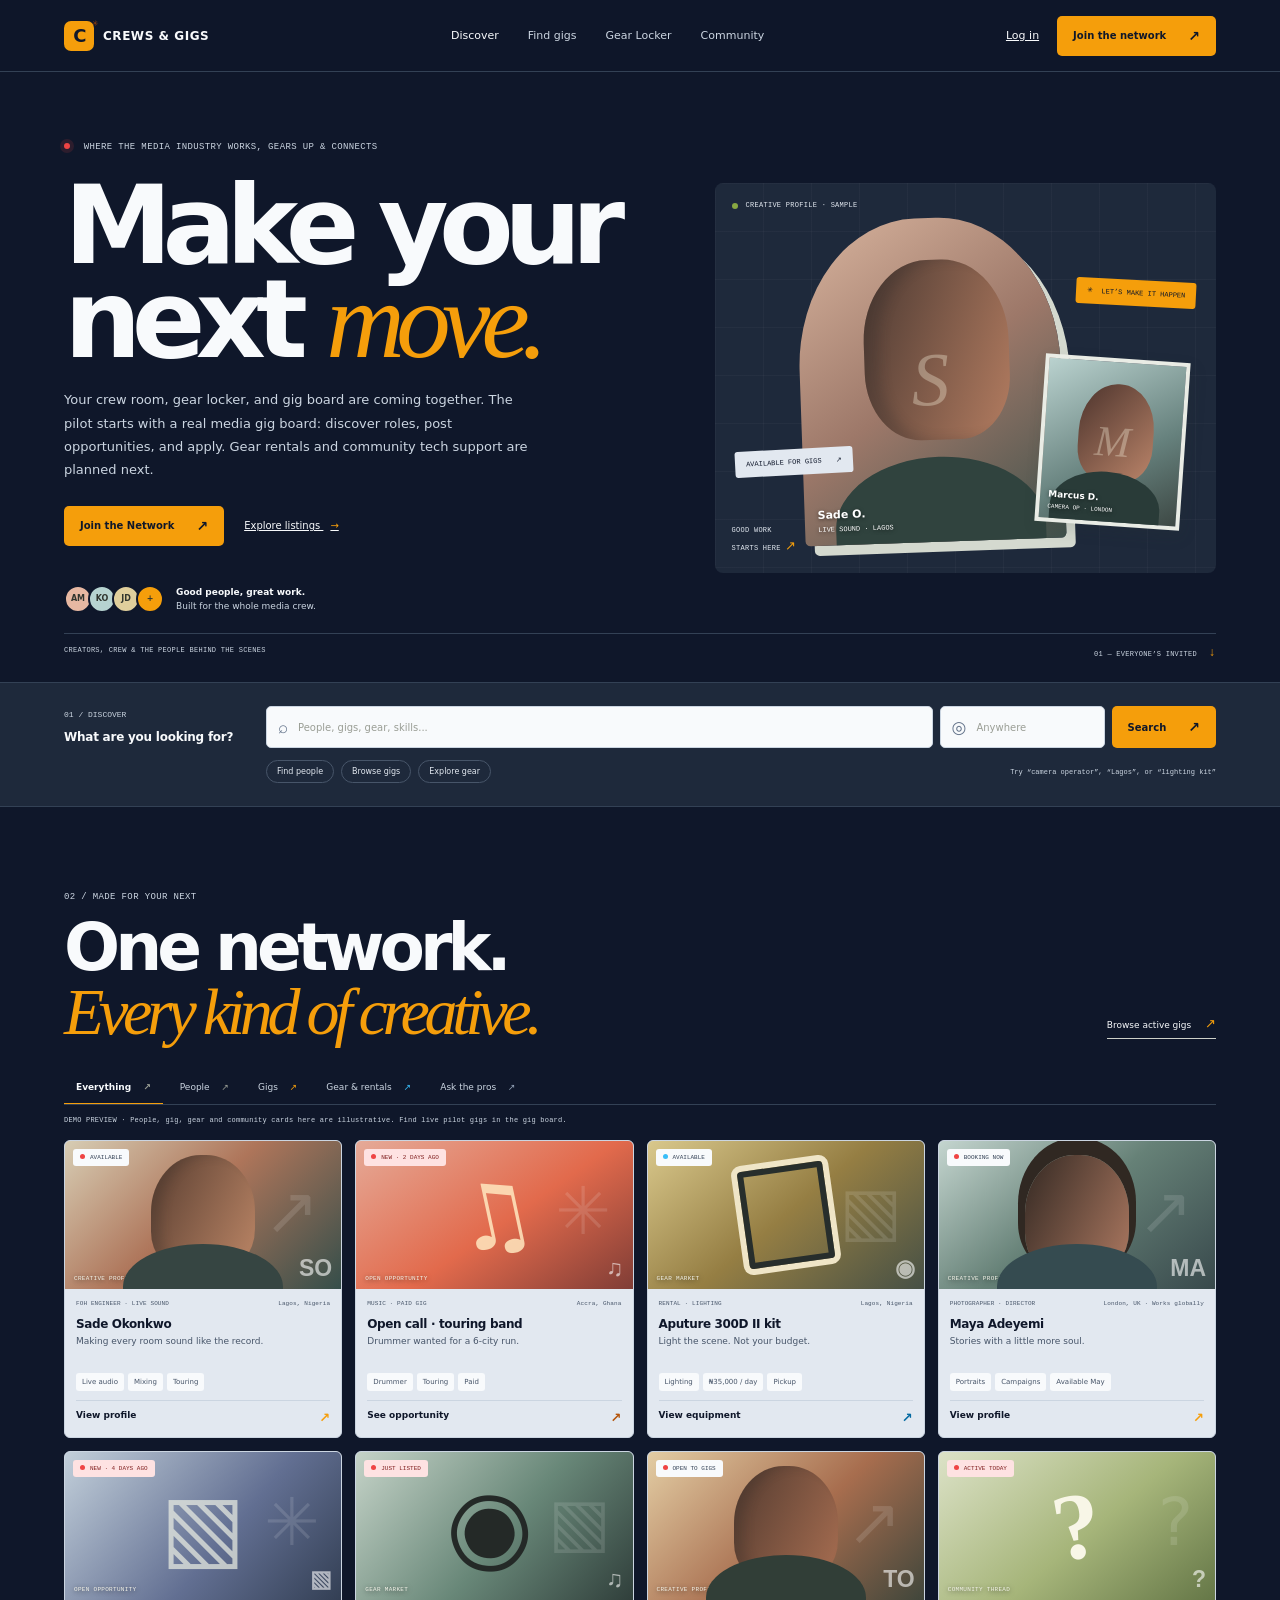
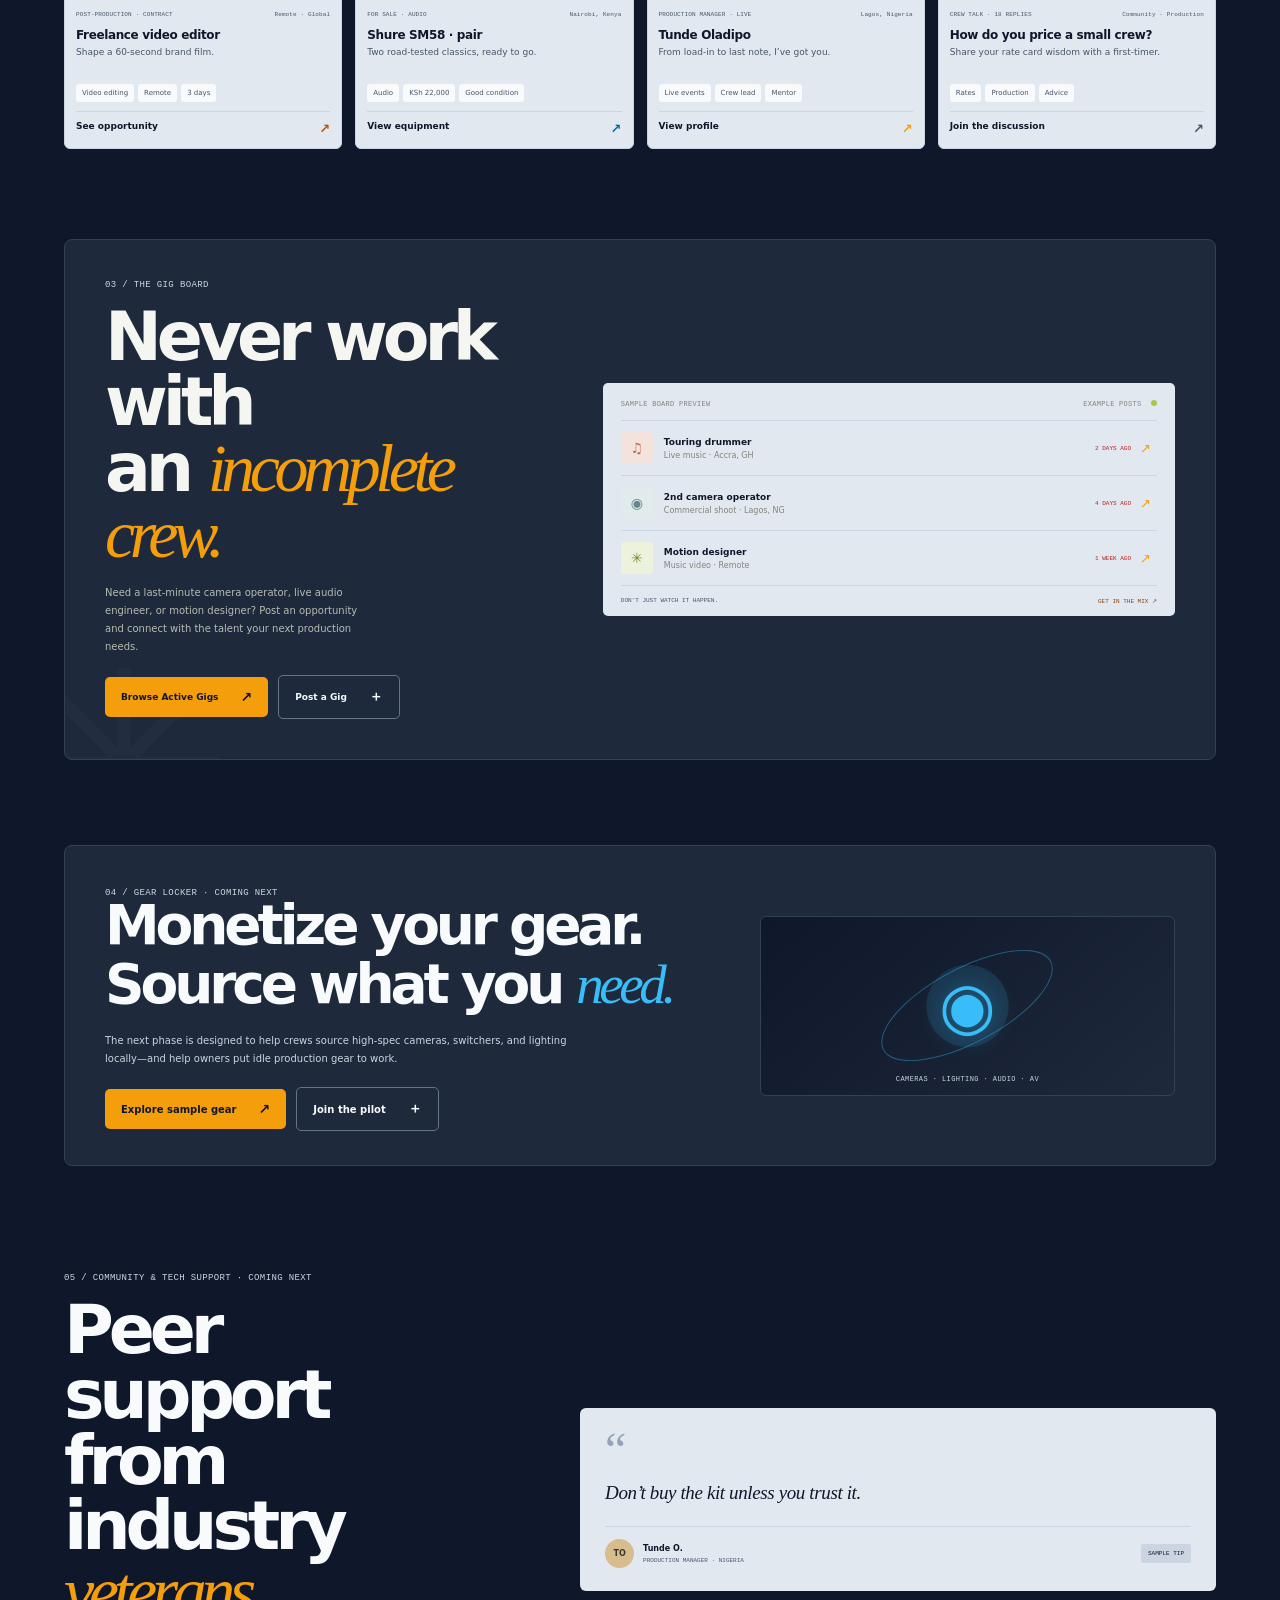
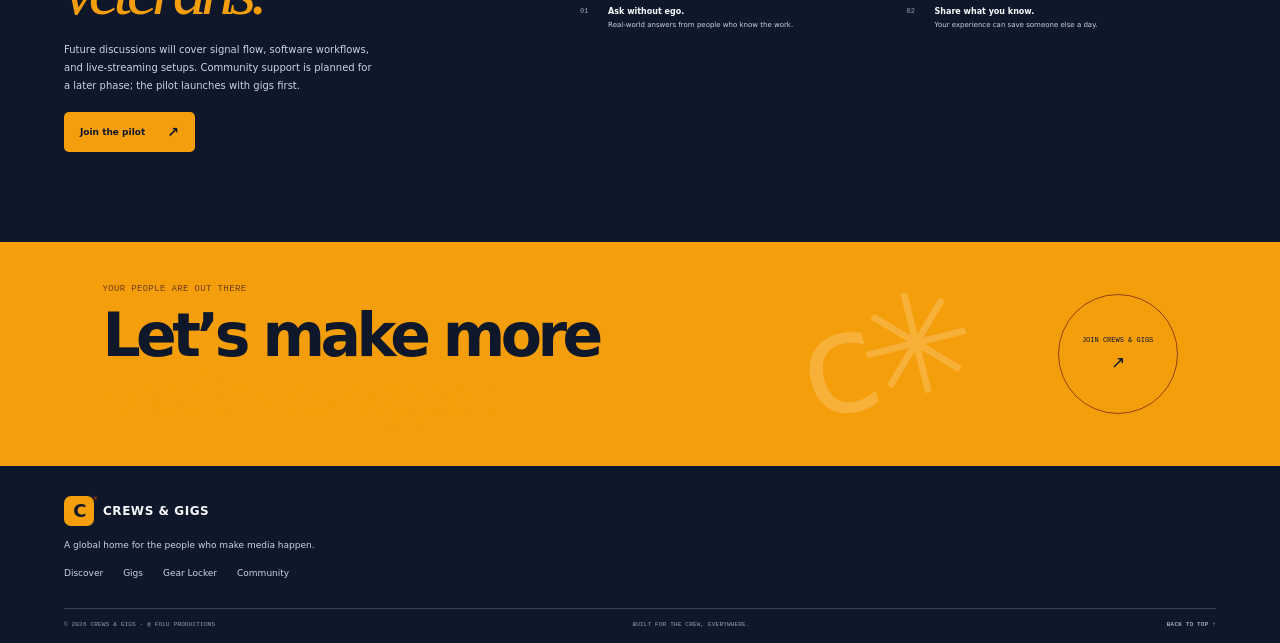
<file: index.html>
<!doctype html>
<html lang="en">
<head>
  <meta charset="utf-8"><meta name="viewport" content="width=device-width, initial-scale=1">
  <meta name="theme-color" content="#0F172A"><meta name="description" content="Crews &amp; Gigs is a global network for media professionals to meet collaborators, find gigs, trade equipment and share expertise.">
  <meta http-equiv="Content-Security-Policy" content="default-src 'self'; script-src 'self'; style-src 'self'; img-src 'self' data:; font-src 'self'; connect-src 'self'; object-src 'none'; base-uri 'self'; form-action 'self'">
  <title>Crews &amp; Gigs — Find your people. Make your next.</title>
  <link rel="stylesheet" href="styles.css">
</head>
<body>
  <a class="skip-link" href="#main">Skip to content</a>
  <header class="header"><a href="#home" class="brand" aria-label="Crews &amp; Gigs home"><span class="brand-symbol">C<span>✳</span></span><span class="brand-name">CREWS &amp; GIGS</span></a>
    <nav class="main-nav" aria-label="Main navigation"><a class="current" href="#discover">Discover</a><a href="/app">Find gigs</a><a href="#gear-locker">Gear Locker</a><a href="#community">Community</a></nav>
    <div class="header-actions"><a class="login-button" href="/app?signin=1">Log in</a><a class="button button-dark join-button" href="/app">Join the network <span>↗</span></a><button class="mobile-menu" aria-label="Open menu" aria-expanded="false"><span></span><span></span></button></div>
  </header>
  <main id="main">
    <section class="hero" id="home"><div class="hero-layout"><div class="hero-copy"><div class="eyebrow"><span class="live-dot"></span> WHERE THE MEDIA INDUSTRY WORKS, GEARS UP &amp; CONNECTS</div><h1>Make your<br>next <em>move.</em></h1><p class="hero-subtitle">Your crew room, gear locker, and gig board are coming together. The pilot starts with a real media gig board: discover roles, post opportunities, and apply. Gear rentals and community tech support are planned next.</p><div class="hero-actions"><a class="button button-lime" href="/app">Join the Network <span>↗</span></a><a class="text-button" href="#discover">Explore listings <span>→</span></a></div><div class="member-proof"><div class="avatar-stack"><span class="av av-one">AM</span><span class="av av-two">KO</span><span class="av av-three">JD</span><span class="av av-four">+</span></div><span><strong>Good people, great work.</strong><br>Built for the whole media crew.</span></div></div>
      <div class="hero-visual"><div class="visual-grid"></div><div class="visual-note note-top"><span class="note-dot"></span> CREATIVE PROFILE · SAMPLE</div><div class="hero-portrait portrait-main"><span class="portrait-initial">S</span><div class="portrait-caption"><b>Sade O.</b><small>LIVE SOUND · LAGOS</small></div></div><div class="hero-portrait portrait-small"><span class="portrait-initial">M</span><div class="portrait-caption"><b>Marcus D.</b><small>CAMERA OP · LONDON</small></div></div><div class="floating-tag tag-yellow">✳&nbsp; LET’S MAKE IT HAPPEN</div><div class="floating-tag tag-blue">AVAILABLE FOR GIGS <span>↗</span></div><div class="visual-note note-bottom">GOOD WORK<br>STARTS HERE <span>↗</span></div></div></div>
      <div class="hero-bottom"><span>CREATORS, CREW &amp; THE PEOPLE BEHIND THE SCENES</span><span>01 — EVERYONE’S INVITED <b>↓</b></span></div>
    </section>
    <section class="quick-search" id="discover"><div class="search-label"><span>01 / DISCOVER</span><b>What are you looking for?</b></div><form class="search-form" id="search-form"><label class="search-input"><span>⌕</span><input type="search" id="search" placeholder="People, gigs, gear, skills..." aria-label="Search the network"></label><label class="location-input"><span>◎</span><input id="location" type="text" placeholder="Anywhere" aria-label="Location"></label><button type="submit" class="button button-dark">Search <span>↗</span></button></form><div class="search-shortcuts"><button data-set-filter="people">Find people</button><button data-set-filter="gigs">Browse gigs</button><button data-set-filter="gear">Explore gear</button><span>Try “camera operator”, “Lagos”, or “lighting kit”</span></div></section>
    <section class="discover section-wrap"><div class="section-heading"><div><span class="section-index">02 / MADE FOR YOUR NEXT</span><h2>One network.<br><em>Every kind of creative.</em></h2></div><a class="all-link" href="/app">Browse active gigs <span>↗</span></a></div>
      <div class="category-row" id="marketplace" role="group" aria-label="Browse network categories"><button class="category active" aria-pressed="true" data-category="all">Everything <span>↗</span></button><button class="category" aria-pressed="false" data-category="people">People <span>↗</span></button><button class="category" aria-pressed="false" data-category="gigs">Gigs <span>↗</span></button><button class="category" aria-pressed="false" data-category="gear">Gear &amp; rentals <span>↗</span></button><button class="category" aria-pressed="false" data-category="help">Ask the pros <span>↗</span></button></div>
      <p class="sr-only" id="results-status" aria-live="polite" aria-atomic="true"></p><p class="sample-note">DEMO PREVIEW · People, gig, gear and community cards here are illustrative. Find live pilot gigs in the gig board.</p><div class="listing-grid" id="listing-grid"></div><div class="no-results" id="no-results" hidden><span>✳</span><h3>No matches just yet.</h3><p>Try another search or explore all of the network.</p><button class="button button-dark" id="reset-search">Show everything</button></div>
    </section>
    <section class="opportunities section-wrap" id="opportunities"><div class="opportunity-banner"><div class="opportunity-copy"><span class="section-index">03 / THE GIG BOARD</span><h2>Never work with<br>an <em>incomplete crew.</em></h2><p>Need a last-minute camera operator, live audio engineer, or motion designer? Post an opportunity and connect with the talent your next production needs.</p><div class="feature-actions"><a class="button button-lime" href="/app">Browse Active Gigs <span>↗</span></a><button class="button button-outline" data-open="post">Post a Gig <span>＋</span></button></div></div><div class="gig-board"><div class="board-head"><span>SAMPLE BOARD PREVIEW</span><span>EXAMPLE POSTS <i></i></span></div><a class="gig-row" href="/app"><span class="gig-icon icon-coral">♫</span><span><b>Touring drummer</b><small>Live music · Accra, GH</small></span><span class="gig-date">2 DAYS AGO</span><span class="gig-arrow">↗</span></a><a class="gig-row" href="/app"><span class="gig-icon icon-blue">◉</span><span><b>2nd camera operator</b><small>Commercial shoot · Lagos, NG</small></span><span class="gig-date">4 DAYS AGO</span><span class="gig-arrow">↗</span></a><a class="gig-row" href="/app"><span class="gig-icon icon-lime">✳</span><span><b>Motion designer</b><small>Music video · Remote</small></span><span class="gig-date">1 WEEK AGO</span><span class="gig-arrow">↗</span></a><div class="board-footer"><span>DON’T JUST WATCH IT HAPPEN.</span><a href="/app">GET IN THE MIX ↗</a></div></div></div></section>
    <section class="gear-locker section-wrap" id="gear-locker"><div class="gear-locker-copy"><span class="section-index">04 / GEAR LOCKER · COMING NEXT</span><h2>Monetize your gear.<br>Source what you <em>need.</em></h2><p>The next phase is designed to help crews source high-spec cameras, switchers, and lighting locally—and help owners put idle production gear to work.</p><div class="feature-actions"><a class="button button-lime" href="#discover" data-set-filter="gear">Explore sample gear <span>↗</span></a><button class="button button-outline" data-open="join">Join the pilot <span>＋</span></button></div></div><div class="gear-locker-aside" aria-hidden="true"><span class="gear-orbit"></span><span class="gear-glyph">◉</span><span class="gear-aside-label">CAMERAS · LIGHTING · AUDIO · AV</span></div></section>
    <section class="community section-wrap" id="community"><div class="community-left"><span class="section-index">05 / COMMUNITY &amp; TECH SUPPORT · COMING NEXT</span><h2>Peer support<br>from industry<br><em>veterans.</em></h2><p>Future discussions will cover signal flow, software workflows, and live-streaming setups. Community support is planned for a later phase; the pilot launches with gigs first.</p><button class="button button-dark" data-open="join">Join the pilot <span>↗</span></button></div><div class="community-right"><article class="quote-card"><div class="quote-mark">“</div><blockquote>Don’t buy the kit unless you trust it.</blockquote><div class="quote-person"><span class="avatar quote-avatar">TO</span><span><b>Tunde O.</b><small>PRODUCTION MANAGER · NIGERIA</small></span><span class="pro-badge">SAMPLE TIP</span></div></article><div class="community-perks"><div><span>01</span><b>Ask without ego.</b><small>Real-world answers from people who know the work.</small></div><div><span>02</span><b>Share what you know.</b><small>Your experience can save someone else a day.</small></div></div></div></section>
    <section class="join-band"><div><span class="section-index">YOUR PEOPLE ARE OUT THERE</span><h2>Let’s make more<br><em>good things happen.</em></h2></div><button class="join-round" data-open="join" aria-label="Join Crews &amp; Gigs">JOIN CREWS &amp; GIGS <span>↗</span></button><div class="join-decoration" aria-hidden="true">c✳</div></section>
  </main>
  <footer class="footer"><a href="#home" class="brand"><span class="brand-symbol">C<span>✳</span></span><span class="brand-name">CREWS &amp; GIGS</span></a><p>A global home for the people who make media happen.</p><nav aria-label="Footer navigation"><a href="#discover">Discover</a><a href="/app">Gigs</a><a href="#gear-locker">Gear Locker</a><a href="#community">Community</a></nav><div class="footer-bottom"><span>© <span id="year"></span> CREWS &amp; GIGS · @ FOLU PRODUCTIONS</span><span>BUILT FOR THE CREW, EVERYWHERE.</span><a href="#home">BACK TO TOP ↑</a></div></footer>

  <script src="script.js" defer></script>
</body></html>
</file>
<file: styles.css>
/* Crews & Gigs — minimal, responsive design system */
:root{--bg:#0F172A;--surface:#E2E8F0;--ink:#F8FAFC;--muted:#94A3B8;--line:#334155;--accent:#F59E0B;--accent-hover:#D97706;--alert:#EF4444;--dark:#1E293B;--radius:8px;--sans:Inter,ui-sans-serif,system-ui,-apple-system,BlinkMacSystemFont,"Segoe UI",sans-serif;--mono:ui-monospace,SFMono-Regular,Menlo,monospace}*{box-sizing:border-box}.sr-only{position:absolute;width:1px;height:1px;padding:0;margin:-1px;overflow:hidden;clip:rect(0,0,0,0);white-space:nowrap;border:0}html{scroll-behavior:smooth}body{margin:0;background:var(--bg);color:var(--ink);font-family:var(--sans);-webkit-font-smoothing:antialiased}button,input,select{font:inherit}button,a{-webkit-tap-highlight-color:transparent}a{color:inherit}.skip-link{position:absolute;top:-50px;left:16px;z-index:30;padding:10px 14px;background:var(--accent);border-radius:4px}.skip-link:focus{top:12px}.header{height:72px;padding:0 max(5vw,24px);display:flex;align-items:center;justify-content:space-between;border-bottom:1px solid var(--line);background:rgba(248,249,246,.92);position:sticky;top:0;z-index:10;backdrop-filter:blur(12px)}.brand{display:flex;align-items:center;gap:9px;text-decoration:none}.brand-symbol{height:30px;width:30px;background:var(--accent);border-radius:7px;display:grid;place-items:center;font-size:18px;font-weight:750;letter-spacing:-.1em;position:relative}.brand-symbol span{position:absolute;right:-3px;top:-2px;font-size:8px;color:#607d28}.brand-name{font-size:12px;font-weight:800;letter-spacing:.045em}.brand-name span{display:block;font:8px var(--mono);color:var(--muted);letter-spacing:.08em}.main-nav{display:flex;gap:29px}.main-nav a{text-decoration:none;font-size:11px;color:#686e64;transition:color .2s}.main-nav a:hover,.main-nav a.current{color:var(--ink)}.header-actions{display:flex;align-items:center;gap:18px}.login-button,.text-button{border:0;background:transparent;color:var(--ink);font-size:11px;cursor:pointer}.button{border:0;border-radius:5px;padding:12px 16px;display:inline-flex;align-items:center;justify-content:center;gap:22px;text-decoration:none;font-size:10px;font-weight:650;cursor:pointer;transition:background .2s,transform .2s}.button:hover{transform:translateY(-1px)}.button-dark{background:var(--dark);color:white}.button-dark:hover{background:#2c372d}.button-lime{background:var(--accent);color:var(--ink)}.button-lime:hover{background:#b9e94c}.button span{font-size:14px}.mobile-menu{display:none;border:0;background:none;padding:8px}.mobile-menu span{width:20px;height:1px;background:var(--ink);display:block;margin:4px}
.hero{max-width:1360px;margin:auto;padding:50px max(5vw,24px) 22px}.hero-layout{display:grid;grid-template-columns:1fr .88fr;align-items:center;gap:7%;min-height:475px}.hero-copy{padding:20px 0}.eyebrow,.section-index{font:9px var(--mono);letter-spacing:.04em;color:#7e837a}.live-dot{display:inline-block;width:6px;height:6px;border-radius:50%;background:#90b94a;margin-right:8px;box-shadow:0 0 0 4px #90b94a1c}.hero h1{font-size:clamp(68px,8.5vw,112px);letter-spacing:-.09em;line-height:.86;margin:27px 0 21px;font-weight:650}.hero h1 em,.section-heading h2 em,.opportunity-copy h2 em,.community h2 em,.join-band h2 em,.modal h2 em{font-family:Georgia,serif;font-weight:400;letter-spacing:-.08em}.hero h1 em{color:#718b39}.hero-copy>p{font-size:13px;color:#696e65;line-height:1.8;max-width:390px;margin:0}.hero-actions{display:flex;align-items:center;gap:20px;margin-top:24px}.hero-actions .button{font-size:10px}.text-button{padding:8px 0;font-size:10px}.text-button span{color:#768e3e;margin-left:7px}.member-proof{display:flex;align-items:center;gap:12px;margin-top:39px;color:#7a7e75;font-size:9px;line-height:1.6}.member-proof strong{color:#3f443c;font-size:9px}.avatar-stack{display:flex;padding-left:4px}.av,.avatar{width:28px;height:28px;border-radius:50%;display:grid;place-items:center;border:2px solid var(--bg);font-size:8px;font-weight:700;color:#30352e;margin-left:-4px}.av-one{background:#e7b8a2}.av-two{background:#b6d3d0}.av-three{background:#e0cf9c}.av-four{background:var(--accent)}.hero-visual{height:390px;position:relative;overflow:hidden;background:#e9ece5;border-radius:var(--radius)}.visual-grid{position:absolute;inset:0;background-image:linear-gradient(#fff5 1px,transparent 1px),linear-gradient(90deg,#fff5 1px,transparent 1px);background-size:48px 48px;opacity:.45}.hero-portrait{position:absolute;overflow:hidden;display:flex;align-items:center;justify-content:center}.portrait-main{left:17%;top:9%;width:52%;height:83%;background:linear-gradient(145deg,#d8b49e,#9d7869 50%,#40514b);border-radius:46% 46% 5px 5px;transform:rotate(-2deg);box-shadow:9px 10px 0 #d4d9cf}.portrait-main:before{content:'';position:absolute;width:145px;height:180px;background:linear-gradient(110deg,#4b3932,#b37c60);border-radius:45% 45% 35% 38%;top:13%;left:25%;box-shadow:inset 15px 0 12px #2a28273a}.portrait-main:after{content:'';position:absolute;width:210px;height:140px;background:#30433e;border-radius:50% 50% 0 0;bottom:-17%;left:12%}.portrait-initial{position:absolute;z-index:1;font:italic 76px Georgia;color:#fff7d9;opacity:.32;mix-blend-mode:screen}.portrait-caption{position:absolute;z-index:2;bottom:12px;left:13px;color:white;text-shadow:0 1px 4px #0008}.portrait-caption b,.portrait-caption small{display:block}.portrait-caption b{font-size:11px}.portrait-caption small{font:7px var(--mono);margin-top:4px}.portrait-small{right:6%;bottom:12%;width:29%;height:43%;background:linear-gradient(150deg,#bad2cf,#66817d 60%,#3d4844);border:4px solid #e9ece5;box-shadow:3px 6px 15px #27342d25;transform:rotate(4deg)}.portrait-small:before{content:'';position:absolute;width:75px;height:97px;background:linear-gradient(130deg,#4d342d,#ba8469);border-radius:50% 47% 36% 34%;top:14%;left:25%}.portrait-small:after{content:'';position:absolute;width:110px;height:74px;background:#293b38;border-radius:55% 55% 0 0;bottom:-15%;left:7%}.portrait-small .portrait-initial{font-size:43px}.portrait-small .portrait-caption{left:8px;bottom:8px}.portrait-small .portrait-caption b{font-size:9px}.portrait-small .portrait-caption small{font-size:6px}.visual-note{position:absolute;font:7px/1.65 var(--mono);letter-spacing:.04em;color:#60675d}.note-top{top:17px;left:17px;display:flex;align-items:center;gap:8px}.note-dot{width:6px;height:6px;border-radius:50%;background:#88a842}.note-bottom{bottom:15px;left:17px}.note-bottom span{color:#718738;font-size:13px}.floating-tag{position:absolute;z-index:3;font:7px var(--mono);border-radius:3px}.tag-yellow{top:25%;right:4%;background:var(--accent);padding:9px 11px;transform:rotate(3deg)}.tag-blue{bottom:25%;left:4%;background:#e4eeeb;padding:9px 11px;transform:rotate(-3deg)}.tag-blue span{margin-left:10px}.hero-bottom{border-top:1px solid var(--line);padding-top:12px;display:flex;justify-content:space-between;font:7px var(--mono);letter-spacing:.04em;color:#7c8178}.hero-bottom b{font-size:12px;color:#788e42;margin-left:7px}
.quick-search{background:#eef0eb;border-block:1px solid #e6e8e1;padding:23px max(5vw,24px);display:grid;grid-template-columns:180px 1fr;gap:12px 22px;align-items:center}.search-label span{font:8px var(--mono);color:#858a80;display:block;margin-bottom:7px}.search-label b{font-size:12px;letter-spacing:-.02em}.search-form{display:flex;gap:7px}.search-input,.location-input{display:flex;align-items:center;background:var(--surface);border:1px solid #e3e6de;border-radius:5px;padding:0 11px;gap:8px;min-width:0}.search-input{flex:1}.location-input{width:165px}.search-input>span,.location-input>span{font-size:17px;color:#858a80}.search-input input,.location-input input{border:0;background:transparent;outline:0;width:100%;font-size:10px;height:40px;color:var(--ink)}.search-input input::placeholder,.location-input input::placeholder{color:#9a9e95}.search-shortcuts{grid-column:2;display:flex;align-items:center;gap:7px}.search-shortcuts button{border:1px solid #dfe2da;background:transparent;border-radius:20px;padding:6px 10px;color:#5d6259;font-size:8px;cursor:pointer}.search-shortcuts button:hover{background:var(--accent);border-color:var(--accent)}.search-shortcuts>span{font:7px var(--mono);color:#8b9086;margin-left:auto}
.section-wrap{width:min(1280px,calc(100% - 10%));margin-inline:auto}.discover{padding-top:85px;padding-bottom:90px}.section-heading{display:flex;align-items:flex-end;justify-content:space-between;margin-bottom:29px}.section-heading .section-index,.opportunity-copy .section-index,.community .section-index{display:block;margin-bottom:14px}.section-heading h2,.opportunity-copy h2,.community h2,.join-band h2{font-size:clamp(40px,5.4vw,66px);line-height:.96;letter-spacing:-.075em;margin:0;font-weight:620}.section-heading h2 em{color:#718b39}.section-heading>p{font-size:10px;color:#797e74;line-height:1.7}.all-link{font-size:9px;text-decoration:none;border-bottom:1px solid #cdd0c8;padding-bottom:7px;margin-bottom:4px}.all-link span{color:#788e42;margin-left:11px;font-size:13px}.category-row{display:flex;gap:5px;border-bottom:1px solid var(--line);margin-bottom:19px;overflow-x:auto}.category{border:0;background:transparent;color:#757a70;font-size:9px;padding:10px 12px 12px;cursor:pointer;white-space:nowrap;position:relative}.category span{margin-left:9px;color:#999d94}.category.active{color:var(--ink);font-weight:700}.category.active:after{content:'';height:2px;position:absolute;bottom:-1px;left:0;right:0;background:#9eba4a}.sample-note{margin:-8px 0 16px;font:7px var(--mono);letter-spacing:.03em;color:#858a80}.listing-grid{display:grid;grid-template-columns:repeat(4,minmax(0,1fr));gap:13px}.listing-card{background:var(--surface);border:1px solid #e8eae4;border-radius:6px;overflow:hidden;transition:transform .2s,border-color .2s}.listing-card:hover{transform:translateY(-2px);border-color:#d5dec7}.listing-art{height:148px;position:relative;overflow:hidden;display:grid;place-items:center}.person-sade{background:linear-gradient(135deg,#d7cdb4,#ae755a 46%,#354e4a)}.person-maya{background:linear-gradient(140deg,#c4d5cf,#668177 48%,#38494c)}.person-tunde{background:linear-gradient(135deg,#e3cda4,#a76d4e 54%,#40463b)}.person-sade:before,.person-maya:before,.person-tunde:before{content:'';position:absolute;width:104px;height:119px;top:14px;border-radius:48% 47% 38% 36%;background:linear-gradient(115deg,#593e31,#bc8666);box-shadow:inset 10px 0 11px #2d272239}.person-sade:after,.person-maya:after,.person-tunde:after{content:'';position:absolute;width:160px;height:85px;bottom:-40px;border-radius:50% 50% 0 0;background:#364542}.person-maya:before{height:122px;background:linear-gradient(115deg,#342923,#ad7961);box-shadow:0 -10px 0 7px #302822}.person-maya:after{background:#354b50}.person-tunde:before{background:linear-gradient(115deg,#533b30,#a86e51)}.person-tunde:after{background:#313e37}.listing-status{position:absolute;left:8px;top:8px;background:#ffffffed;border-radius:3px;padding:5px 7px;font:6px var(--mono);color:#60645a}.listing-status i{display:inline-block;width:5px;height:5px;border-radius:50%;background:#8bac40;margin-right:5px}.listing-art-label{position:absolute;bottom:7px;left:9px;color:#f3f3e9;font:6px var(--mono);letter-spacing:.05em;text-shadow:0 1px 5px #0009}.listing-monogram{position:absolute;right:9px;bottom:7px;color:#fff9;font:bold 23px Arial}.art-symbol{font-size:66px;color:#ffffff20;position:absolute;right:22px;top:32px}.gig-tour{background:linear-gradient(145deg,#e5aa98,#e26a4c 54%,#803d36)}.gig-tour:after{content:'♫';position:absolute;font-size:90px;color:#ffe8c0;opacity:.85;transform:rotate(-12deg)}.gig-edit{background:linear-gradient(130deg,#c2cfda,#626f92 58%,#333f54)}.gig-edit:after{content:'▧';position:absolute;font-size:90px;color:#edf0e4;opacity:.7}.gear-light{background:linear-gradient(140deg,#d9c88c,#957e43 50%,#465045)}.gear-light:after{content:'';position:absolute;width:74px;height:86px;border:6px solid #272e2c;border-radius:4px;box-shadow:0 0 0 6px #efe5c7;transform:rotate(-8deg)}.gear-mic{background:linear-gradient(130deg,#c5d3c8,#688778 54%,#303f3b)}.gear-mic:after{content:'◉';position:absolute;font-size:100px;color:#242927;transform:rotate(35deg)}.help-card{background:linear-gradient(140deg,#dce2c7,#a6b57a 54%,#657747)}.help-card:after{content:'?';font:bold 95px Georgia;color:#f8f6e7;transform:rotate(-10deg)}.listing-body{padding:11px 11px 12px}.listing-kicker{display:flex;justify-content:space-between;gap:4px;font:6px var(--mono);color:#8b8e83;letter-spacing:.02em}.listing-kicker span:last-child{text-align:right}.listing-body h3{font-size:12px;letter-spacing:-.03em;margin:10px 0 4px}.listing-body>p{min-height:29px;margin:0;font-size:9px;color:#74786f;line-height:1.5}.listing-tags{display:flex;gap:4px;flex-wrap:wrap;margin:9px 0}.listing-tags span{background:#f2f4ef;border-radius:3px;padding:5px 6px;font-size:7px;color:#666a61}.listing-action{border:0;border-top:1px solid #eff0eb;background:transparent;width:100%;padding:9px 0 0;text-align:left;font-size:9px;font-weight:650;cursor:pointer;display:flex;justify-content:space-between}.listing-action span{color:#839a43;font-size:13px}.listing-card[hidden],.listing-grid[hidden]{display:none}.no-results{text-align:center;padding:50px 15px}.no-results>span{font-size:32px;color:#8da83c}.no-results h3{font-size:19px}.no-results p{color:#777;font-size:11px;margin-bottom:19px}
.opportunities{padding-bottom:85px}.opportunity-banner{background:#1c241d;color:#f5f6f1;padding:40px;display:grid;grid-template-columns:.85fr 1.15fr;gap:7%;align-items:center;border-radius:8px;position:relative;overflow:hidden}.opportunity-banner:before{content:'✳';position:absolute;font-size:260px;color:#ffffff05;left:-50px;bottom:-160px}.opportunity-copy{position:relative;z-index:1}.opportunity-copy .section-index{color:#b6baaa}.opportunity-copy h2{font-size:clamp(45px,5.5vw,68px)}.opportunity-copy h2 em{color:var(--accent)}.opportunity-copy>p{font-size:10px;line-height:1.8;color:#b8bcb2;max-width:270px;margin:17px 0 19px}.opportunity-copy .button{font-size:9px}.gig-board{background:#f9faf7;color:#24261f;padding:17px 18px 0;position:relative;z-index:1;border-radius:5px}.board-head{display:flex;justify-content:space-between;padding-bottom:12px;font:7px var(--mono);color:#81847a;letter-spacing:.04em}.board-head i{display:inline-block;width:6px;height:6px;background:#a5c74d;border-radius:50%;margin-left:5px}.gig-row{display:grid;grid-template-columns:34px 1fr auto 17px;align-items:center;gap:9px;padding:11px 0;border-top:1px solid #e9ebe5;text-decoration:none}.gig-icon{width:32px;height:32px;display:grid;place-items:center;border-radius:4px;font-size:14px}.icon-coral{background:#f3e3dc;color:#bd674f}.icon-blue{background:#e1ebeb;color:#63878a}.icon-lime{background:#edf2dc;color:#748b3b}.gig-row b,.gig-row small{display:block}.gig-row b{font-size:9px;margin-bottom:4px}.gig-row small{font-size:8px;color:#81847a}.gig-date{font:6px var(--mono);color:#8e9187}.gig-arrow{font-size:13px;color:#879e42}.board-footer{display:flex;justify-content:space-between;border-top:1px solid #e9ebe5;padding:11px 0;font:6px var(--mono);color:#85877d}.board-footer a{text-decoration:none;color:#586a32}.community{padding-top:25px;padding-bottom:90px;display:grid;grid-template-columns:.8fr 1.2fr;gap:8%;align-items:center}.community h2{font-size:clamp(44px,5.6vw,68px)}.community h2 em{color:#718b39}.community-left>p{font-size:10px;color:#77796f;line-height:1.8;max-width:310px;margin:17px 0}.community-left .button{font-size:9px}.community-right{padding-top:13px}.quote-card{background:#eef0eb;padding:23px 25px;border-radius:6px}.quote-mark{font:48px Georgia;color:#9bb34f;line-height:.8}.quote-card blockquote{font:italic 19px/1.35 Georgia,serif;letter-spacing:-.02em;margin:11px 0 20px;max-width:500px}.quote-person{display:flex;align-items:center;gap:9px;border-top:1px solid #dfe2da;padding-top:12px}.quote-avatar{margin:0;background:#d7bd8d;color:#34372f;border:0;width:29px;height:29px}.quote-person b,.quote-person small{display:block}.quote-person b{font-size:8px}.quote-person small{font:6px var(--mono);color:#77796f;margin-top:4px}.pro-badge{margin-left:auto;font:6px var(--mono);background:var(--accent);padding:6px 7px;border-radius:2px}.community-perks{display:grid;grid-template-columns:1fr 1fr;gap:17px;margin-top:16px}.community-perks div{display:grid;grid-template-columns:24px 1fr;gap:4px}.community-perks span{font:7px var(--mono);color:#8a9e50;grid-row:span 2}.community-perks b{font-size:8px}.community-perks small{font-size:7px;color:#7a7c73;line-height:1.5}.join-band{padding:42px 8%;background:var(--accent);display:flex;align-items:center;justify-content:space-between;position:relative;overflow:hidden}.join-band .section-index{display:block;margin-bottom:13px;color:#64733a}.join-band h2{font-size:clamp(40px,5vw,60px)}.join-band h2 em{color:#627735}.join-round{position:relative;z-index:1;border:1px solid #849c45;background:transparent;border-radius:50%;width:120px;height:120px;font:7px var(--mono);cursor:pointer;transition:.2s}.join-round span{display:block;font-size:17px;margin-top:8px}.join-round:hover{background:#20221e;color:white;transform:rotate(-6deg)}.join-decoration{position:absolute;right:25%;font-size:140px;letter-spacing:-.12em;color:#ffffff36;transform:rotate(-14deg)}.footer{padding:30px 5% 15px;background:var(--bg)}.footer>p{font-size:9px;color:#77796f;margin:14px 0}.footer nav{display:flex;gap:20px;margin:18px 0 30px}.footer nav a{font-size:9px;text-decoration:none;color:#65685e}.footer nav a:hover{color:#718836}.footer-bottom{display:flex;justify-content:space-between;border-top:1px solid var(--line);padding-top:12px;font:6px var(--mono);letter-spacing:.03em;color:#85877d}.footer-bottom a{text-decoration:none;color:#66695f}
.modal{border:0;padding:0;width:min(470px,calc(100% - 30px));background:#f9faf7;color:#22241f;box-shadow:0 20px 80px #151a1644;border-radius:8px;max-height:calc(100% - 30px)}.modal::backdrop{background:#151a1699;backdrop-filter:blur(3px)}.modal-close-form{position:absolute;right:12px;top:12px;z-index:1}.modal-close{border:0;background:#eceee8;border-radius:50%;width:30px;height:30px;font-size:19px;cursor:pointer}.modal-content{padding:34px}.modal-content>.section-index{font-size:7px}.modal h2{font-size:51px;letter-spacing:-.08em;line-height:.9;margin:20px 0 10px}.modal h2 em{color:#7e943e}.modal-description{font-size:10px;color:#73766d;line-height:1.6;margin:0 0 21px}.modal-content label{display:block;font-size:8px;font-weight:650;margin-bottom:12px}.modal-content input,.modal-content select{display:block;margin-top:6px;width:100%;height:39px;background:white;border:1px solid #e1e4dc;border-radius:4px;padding:0 10px;font-size:10px;color:#262821;outline-color:#9bb848}.modal-submit{width:100%;justify-content:space-between;margin-top:4px}.form-note{display:block;font-size:7px;color:#888a81;text-align:center;margin-top:11px}.success-message{text-align:center;padding:12px 0 0}.success-message>span{font-size:32px;color:#8da743}.success-message h3{font-size:21px;margin:10px 0}.success-message p{font-size:9px;color:#77796f;line-height:1.7;margin-bottom:18px}.success-message .button{margin:auto}
@media(max-width:900px){.header{padding-inline:24px}.main-nav{gap:18px}.header-actions{gap:12px}.hero{padding-inline:24px}.hero-layout{gap:5%}.hero h1{font-size:clamp(65px,9vw,92px)}.hero-visual{height:350px}.section-wrap{width:calc(100% - 48px)}.quick-search{padding-inline:24px;grid-template-columns:150px 1fr}.listing-grid{grid-template-columns:repeat(2,minmax(0,1fr))}.listing-art{height:175px}.opportunity-banner{padding:32px;gap:5%}.community{gap:5%}}
@media(max-width:640px){.header{height:64px;padding:0 16px}.brand-symbol{height:28px;width:28px}.brand-name{font-size:11px}.main-nav{display:none;position:absolute;left:0;right:0;top:63px;background:var(--bg);padding:12px 18px;box-shadow:0 10px 20px #2221;flex-direction:column;gap:0}.main-nav.nav-open{display:flex}.main-nav a{padding:13px 2px;border-bottom:1px solid var(--line);font-size:12px}.header-actions{margin-left:auto;margin-right:5px}.login-button{font-size:9px}.join-button{font-size:8px;padding:9px 10px;gap:8px}.mobile-menu{display:block}.hero{padding:27px 18px 16px}.hero-layout{display:flex;flex-direction:column;align-items:stretch;gap:22px;min-height:0}.hero-copy{padding:11px 0 0}.eyebrow{font-size:7px}.hero h1{font-size:clamp(66px,15vw,90px);margin:21px 0 17px}.hero-copy>p{font-size:11px;max-width:330px}.hero-actions{gap:12px;margin-top:18px}.hero-actions .button{font-size:8px;padding:11px}.text-button{font-size:8px}.member-proof{margin-top:19px}.hero-visual{height:285px}.portrait-main{left:19%;width:50%;height:81%}.portrait-main:before{transform:scale(.84);transform-origin:top center}.portrait-small{width:31%;height:43%}.tag-yellow{right:3%;font-size:6px}.tag-blue{left:3%;font-size:6px}.hero-bottom{font-size:6px;margin-top:14px}.hero-bottom span:first-child{max-width:60%}.quick-search{padding:20px 17px;display:block}.search-label{margin-bottom:10px}.search-label b{font-size:11px}.search-form{display:grid;grid-template-columns:1fr 100px;gap:6px}.search-input{grid-column:1/-1}.search-input input,.location-input input{height:38px}.location-input{width:auto}.search-form>.button{font-size:9px}.search-shortcuts{margin-top:10px;overflow:auto}.search-shortcuts>span{display:none}.search-shortcuts button{white-space:nowrap;font-size:7px}.section-wrap{width:calc(100% - 36px)}.discover{padding-top:63px;padding-bottom:69px}.section-heading{display:block;margin-bottom:21px}.section-heading h2,.opportunity-copy h2,.community h2{font-size:46px}.section-heading>p{font-size:9px;margin:12px 0}.all-link{display:inline-block;font-size:8px}.category-row{gap:1px;margin-right:-18px}.category{padding:9px 8px 11px;font-size:8px}.category span{margin-left:5px}.listing-grid{grid-template-columns:1fr 1fr;gap:8px}.listing-art{height:120px}.listing-body{padding:8px}.listing-kicker{font-size:5.5px;flex-direction:column;gap:3px}.listing-kicker span:last-child{text-align:left}.listing-body h3{font-size:10px;margin:9px 0 4px}.listing-body>p{font-size:7px;min-height:32px}.listing-tags{gap:3px;margin:7px 0}.listing-tags span{font-size:6px;padding:4px}.listing-status{top:5px;left:5px;font-size:5px;padding:4px 5px}.listing-art-label{font-size:5px;left:6px}.listing-monogram{font-size:18px;right:6px}.listing-action{font-size:7px;padding-top:7px}.opportunities{padding-bottom:64px}.opportunity-banner{padding:24px 16px;display:block}.opportunity-copy>p{font-size:8px;margin:12px 0}.opportunity-copy .button{font-size:8px;padding:10px}.gig-board{padding:12px 10px 0;margin-top:21px}.board-head{font-size:6px}.gig-row{grid-template-columns:28px 1fr auto 12px;gap:5px;padding:10px 0}.gig-icon{width:26px;height:26px}.gig-row b{font-size:7px}.gig-row small{font-size:6px}.gig-date{font-size:5px}.board-footer{font-size:5px}.community{padding-top:9px;padding-bottom:65px;display:block}.community h2{font-size:46px}.community-left>p{font-size:8px}.community-left .button{font-size:8px;padding:10px}.community-right{padding-top:21px}.quote-card{padding:17px}.quote-card blockquote{font-size:16px}.community-perks{gap:9px}.community-perks b{font-size:7px}.community-perks small{font-size:6px}.join-band{padding:30px 17px;gap:12px}.join-band h2{font-size:35px}.join-band .section-index{font-size:6px}.join-round{width:78px;height:78px;flex-shrink:0;font-size:5px}.join-round span{font-size:13px}.join-decoration{font-size:75px;right:25%}.footer{padding:24px 17px 12px}.footer>p{font-size:7px}.footer nav{gap:12px;flex-wrap:wrap;margin:16px 0 23px}.footer nav a{font-size:7px}.footer-bottom{display:grid;grid-template-columns:1fr 1fr;gap:9px;font-size:5px}.footer-bottom span:nth-child(2),.footer-bottom a{text-align:right}.modal-content{padding:27px 20px}.modal h2{font-size:46px}}
@media(prefers-reduced-motion:reduce){*,*::before,*::after{scroll-behavior:auto!important;transition-duration:.01ms!important;animation-duration:.01ms!important;animation-iteration-count:1!important}}

/* Palette application: slate foundations, amber primary actions, restrained red alerts. */
body{background:var(--bg);color:var(--ink)}
.header{background:rgba(15,23,42,.94);border-color:var(--line)}
.brand-symbol span{color:#92400e}
.main-nav a{color:#CBD5E1}
.main-nav a:hover,.main-nav a.current{color:var(--ink)}
.button-dark{background:var(--accent);color:#0F172A}
.button-dark:hover{background:var(--accent-hover);color:#0F172A}
.button-lime{background:var(--accent);color:#0F172A}
.button-lime:hover{background:var(--accent-hover);color:#0F172A}
.skip-link{color:#0F172A}
.eyebrow,.section-index{color:#CBD5E1}
.live-dot{background:var(--alert);box-shadow:0 0 0 4px #EF444422}
.hero h1 em,.section-heading h2 em,.community h2 em,.text-button span,.note-bottom span,.hero-bottom b,.all-link span,.listing-action span,.gig-arrow{color:var(--accent)}
.hero-copy>p,.member-proof,.hero-bottom{color:#CBD5E1}
.member-proof strong{color:var(--ink)}
.hero-visual{background:#1E293B}
.visual-grid{background-image:linear-gradient(#F8FAFC12 1px,transparent 1px),linear-gradient(90deg,#F8FAFC12 1px,transparent 1px)}
.visual-note{color:#E2E8F0}
.tag-yellow{background:var(--accent);color:#0F172A}
.tag-blue{background:#E2E8F0;color:#0F172A}
.quick-search{background:#1E293B;border-color:var(--line)}
.search-label span,.search-shortcuts>span,.section-heading>p,.category,.sample-note{color:#CBD5E1}
.search-label b{color:var(--ink)}
.search-input,.location-input{background:#F8FAFC;border-color:#CBD5E1}
.search-input input,.location-input input{color:#0F172A}
.search-input>span,.location-input>span{color:#64748B}
.search-shortcuts button{color:#E2E8F0;border-color:#475569}
.search-shortcuts button:hover{background:var(--accent);border-color:var(--accent);color:#0F172A}
.category-row{border-color:var(--line)}
.category.active{color:var(--ink)}
.category.active:after{background:var(--accent)}
.listing-card{background:#E2E8F0;color:#0F172A;border-color:#CBD5E1}
.listing-card:hover{border-color:var(--accent)}
.listing-kicker,.listing-body>p,.listing-tags span{color:#475569}
.listing-body h3,.listing-action{color:#0F172A}
.listing-tags span{background:#F8FAFC}
.listing-action{border-color:#CBD5E1}
.listing-status{background:#F8FAFC;color:#334155}
.listing-status i{background:var(--alert)}
.sample-note{color:#CBD5E1}
.no-results p{color:#CBD5E1}
.opportunity-banner{background:#1E293B;border:1px solid #334155}
.opportunity-copy .section-index{color:#CBD5E1}
.opportunity-copy h2 em,.join-band h2 em{color:var(--accent)}
.gig-board{background:#E2E8F0;color:#0F172A}
.gig-row{border-color:#CBD5E1}
.gig-date{color:#B91C1C}
.board-footer{border-color:#CBD5E1;color:#475569}
.board-footer a{color:#92400e}
.community{color:var(--ink)}
.community-left>p,.community-perks small{color:#CBD5E1}
.quote-card{background:#E2E8F0;color:#0F172A}
.quote-person{border-color:#CBD5E1}
.quote-person small{color:#475569}
.pro-badge{background:var(--accent);color:#0F172A}
.community-perks b{color:var(--ink)}
.join-band{background:var(--accent);color:#0F172A}
.join-band .section-index{color:#713f12}
.join-round{border-color:#92400e;color:#0F172A}
.join-round:hover{background:#0F172A;color:#F8FAFC}
.join-decoration{color:#ffffff30}
.footer{background:#0F172A;color:#F8FAFC}
.footer>p,.footer nav a{color:#CBD5E1}
.footer nav a:hover{color:var(--accent)}
.footer-bottom{border-color:#334155;color:#94A3B8}
.footer-bottom a{color:#E2E8F0}
.modal{background:#E2E8F0;color:#0F172A}
.modal-description,.success-message p{color:#475569}
.modal-content input,.modal-content select{background:#F8FAFC;border-color:#CBD5E1;color:#0F172A}
.modal h2 em{color:#D97706}
.modal-close{background:#CBD5E1;color:#0F172A}
.form-note{color:#64748B}
.success-message>span{color:#D97706}
.button:focus-visible,.login-button:focus-visible,.text-button:focus-visible,.category:focus-visible,.listing-action:focus-visible,.mobile-menu:focus-visible,.modal-close:focus-visible,.join-round:focus-visible,a:focus-visible,input:focus-visible,select:focus-visible{outline:2px solid var(--alert);outline-offset:3px}
.brand-symbol{color:#0F172A}
.no-results>span{color:var(--accent)}
.modal-content>.section-index{color:#475569}

/* Type-coded accents for opportunity, equipment, community, and urgent/live content. */
:root{--gig-accent:#F59E0B;--gear-accent:#38BDF8;--community-accent:#94A3B8}
.category[data-category="gigs"].active:after{background:var(--gig-accent)}
.category[data-category="gigs"] span{color:var(--gig-accent)}
.category[data-category="gear"].active:after{background:var(--gear-accent)}
.category[data-category="gear"] span{color:var(--gear-accent)}
.category[data-category="help"].active:after{background:var(--community-accent)}
.category[data-category="help"] span{color:var(--community-accent)}
.listing-card--gigs .listing-status i{background:var(--gig-accent)}
.listing-card--gigs .listing-action span{color:#B45309}
.listing-card--gear .listing-status i{background:var(--gear-accent)}
.listing-card--gear .listing-action span{color:#0369A1}
.listing-card--help .listing-status i{background:var(--community-accent)}
.listing-card--help .listing-action span{color:#475569}
.listing-card--gigs .listing-action span,.listing-card--gear .listing-action span,.listing-card--help .listing-action span{background:transparent}
.listing-card .listing-status--urgent{background:#FEE2E2;color:#7F1D1D}
.listing-card .listing-status--urgent i{background:var(--alert);color:var(--alert)}
.community .quote-mark,.community-perks span{color:var(--community-accent)}
.community .pro-badge{background:#CBD5E1;color:#0F172A}
.hero-subtitle{max-width:475px!important}
.feature-actions{display:flex;flex-wrap:wrap;align-items:center;gap:10px}
.button-outline{background:transparent;border:1px solid #64748B;color:#F8FAFC}
.button-outline:hover{background:#334155}
.gear-locker{margin-top:0;margin-bottom:82px;padding:34px 40px;display:grid;grid-template-columns:1.2fr .8fr;gap:32px;align-items:center;background:#1E293B;border:1px solid #334155;border-radius:8px;overflow:hidden}
.gear-locker h2{font-size:clamp(34px,4.5vw,55px);line-height:.98;letter-spacing:-.075em;margin:0;color:#F8FAFC}
.gear-locker h2 em{font:italic 400 1em Georgia,serif;color:#38BDF8;letter-spacing:-.08em}
.gear-locker-copy>p{max-width:470px;font-size:10px;line-height:1.8;color:#CBD5E1;margin:16px 0 19px}
.gear-locker-aside{height:180px;position:relative;display:grid;place-items:center;background:radial-gradient(circle at center,#38BDF822 0 18%,transparent 18.5%),linear-gradient(140deg,#0F172A,#1E293B);border:1px solid #334155;border-radius:6px;overflow:hidden}
.gear-orbit{position:absolute;width:190px;height:75px;border:1px solid #38BDF866;border-radius:50%;transform:rotate(-28deg)}
.gear-glyph{font-size:65px;color:#38BDF8;text-shadow:0 0 28px #38BDF866}
.gear-aside-label{position:absolute;bottom:12px;font:7px var(--mono);letter-spacing:.06em;color:#CBD5E1}
@media(max-width:640px){.gear-locker{margin-bottom:62px;padding:24px 18px;display:block}.gear-locker h2{font-size:36px}.gear-locker-copy>p{font-size:9px}.gear-locker-aside{height:135px;margin-top:20px}.feature-actions{gap:8px}.feature-actions .button{font-size:8px;padding:10px 11px}}
</file>
